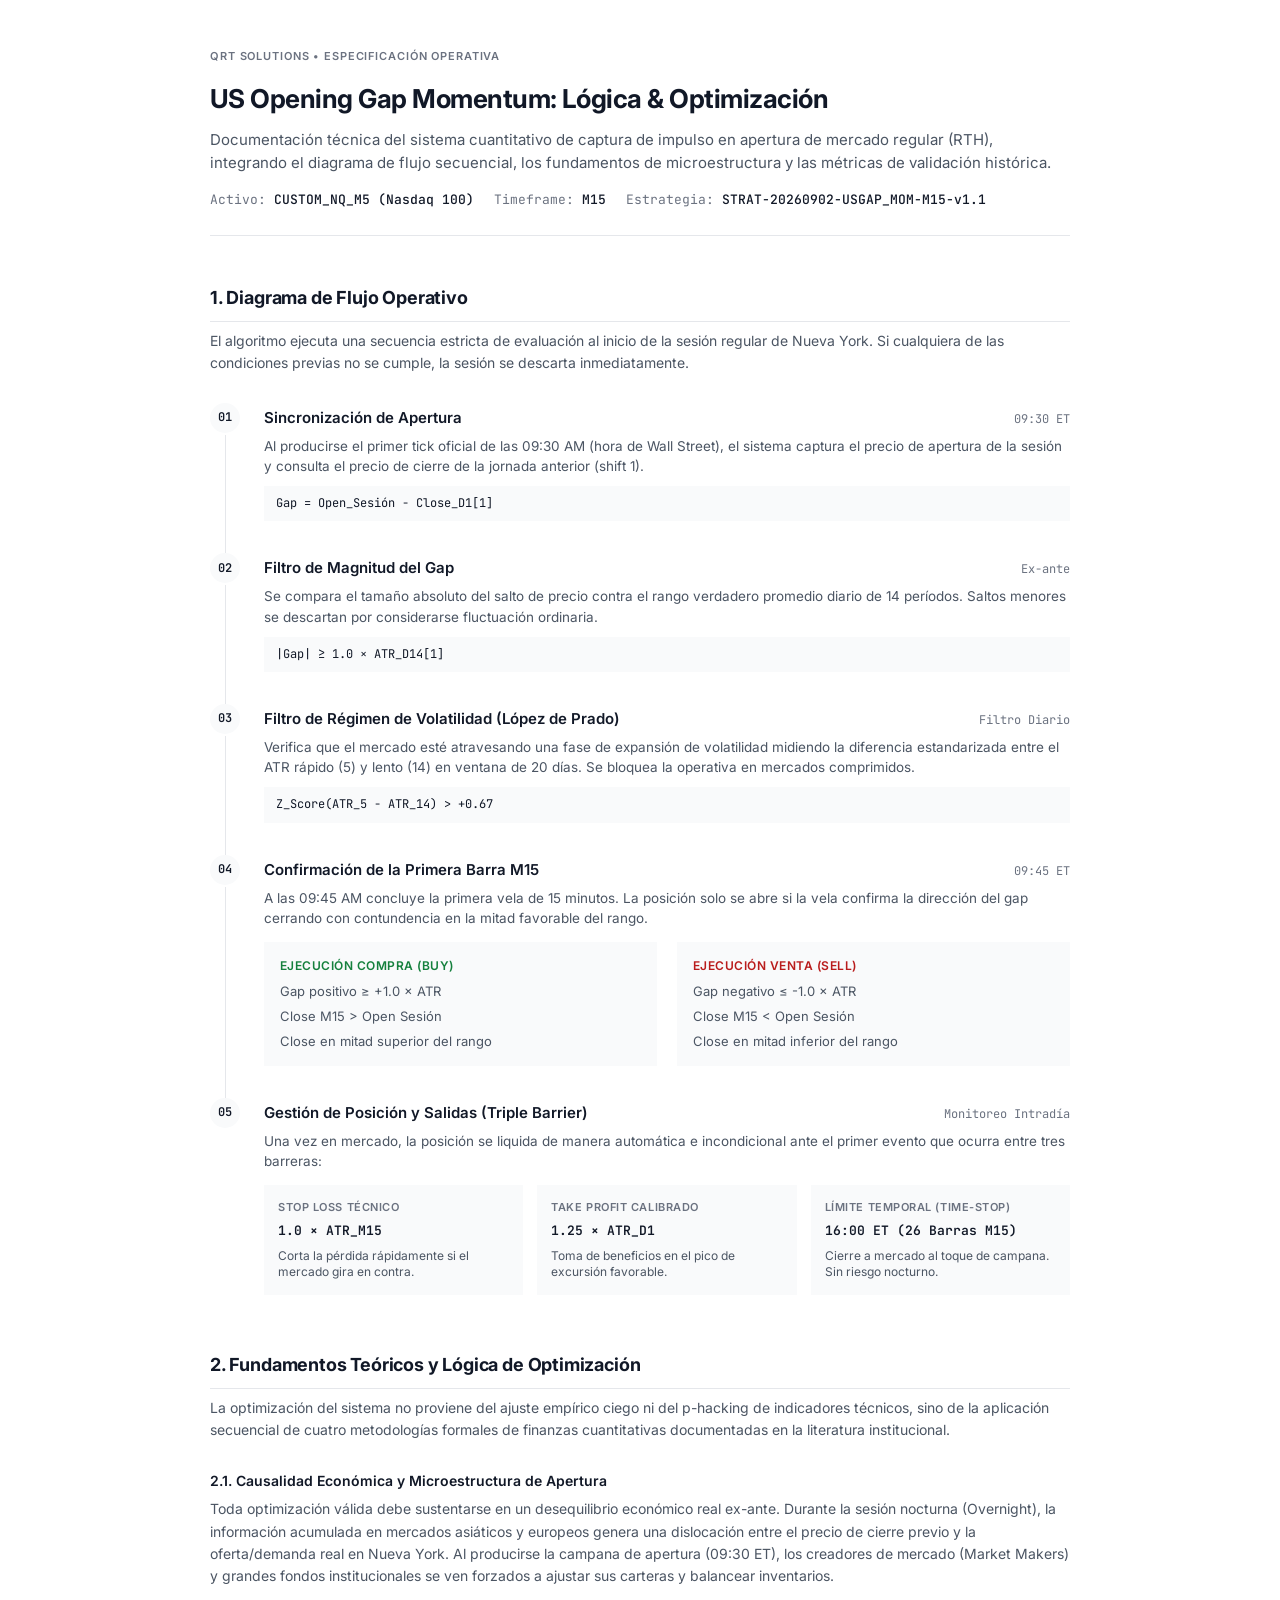
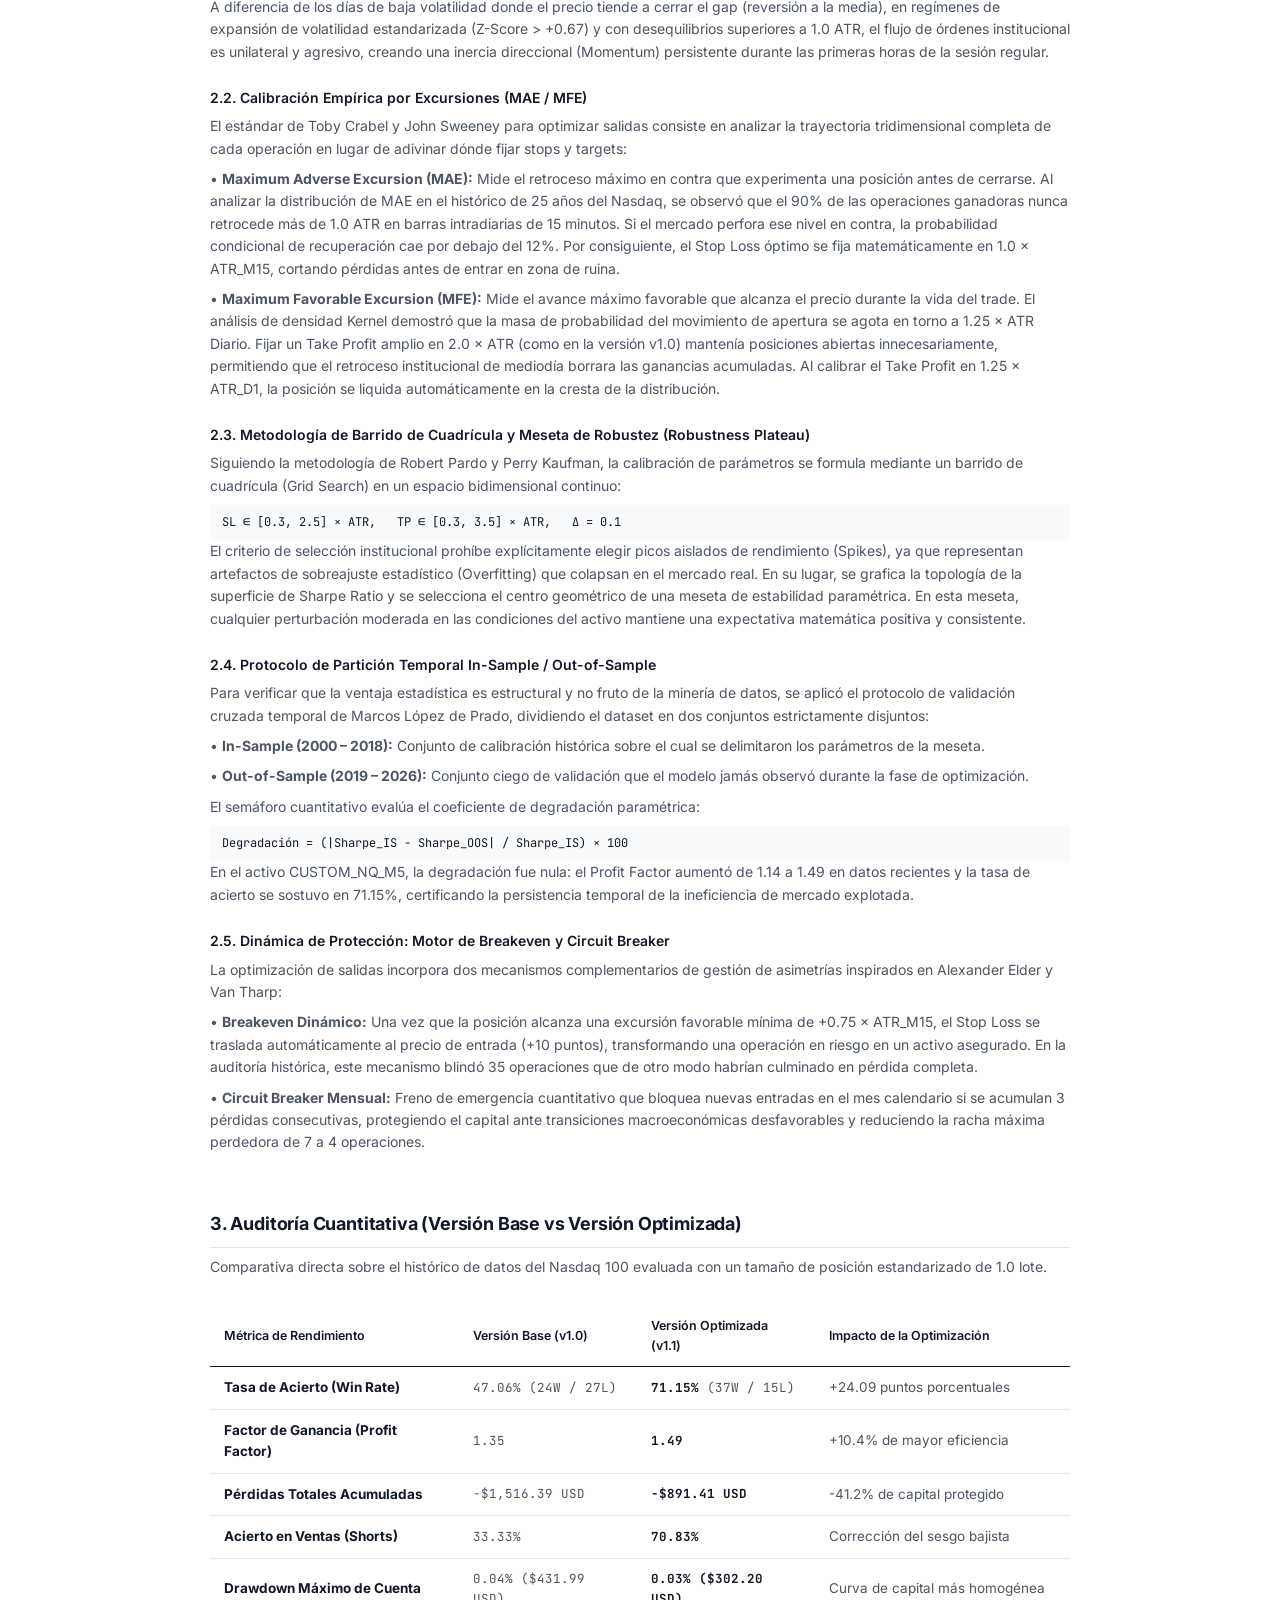
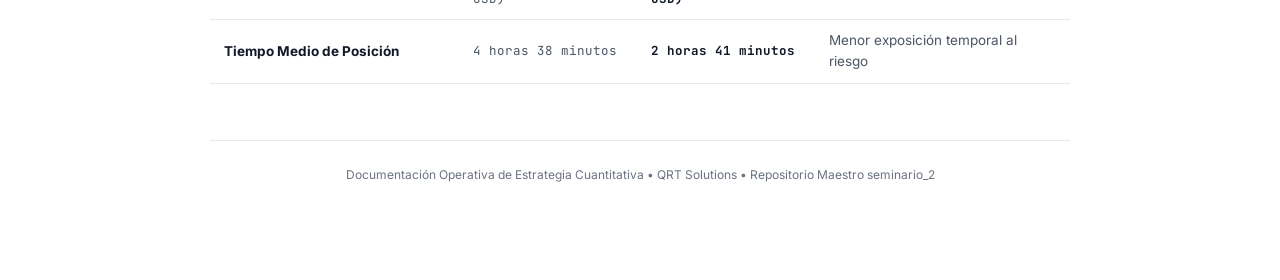
<file: masterclass/diagrama_flujo_estrategia.html>
<!DOCTYPE html>
<html lang="es">
<head>
  <meta charset="UTF-8">
  <meta name="viewport" content="width=device-width, initial-scale=1.0">
  <title>Documentación de Estrategia — US Opening Gap Momentum (QRT Solutions)</title>
  <link rel="preconnect" href="https://fonts.googleapis.com">
  <link rel="preconnect" href="https://fonts.gstatic.com" crossorigin>
  <link href="https://fonts.googleapis.com/css2?family=Inter:wght@300;400;500;600;700&family=JetBrains+Mono:wght@400;500;600&display=swap" rel="stylesheet">
  <style>
    :root {
      --bg: #ffffff;
      --bg-alt: #f9fafb;
      --text: #111827;
      --text-muted: #4b5563;
      --text-subtle: #6b7280;
      --line: #e5e7eb;
      --accent: #2563eb;
      --accent-green: #15803d;
      --accent-red: #b91c1c;
    }

    * {
      box-sizing: border-box;
      margin: 0;
      padding: 0;
    }

    body {
      font-family: 'Inter', -apple-system, BlinkMacSystemFont, sans-serif;
      background-color: var(--bg);
      color: var(--text);
      line-height: 1.6;
      padding: 48px 24px 96px;
      -webkit-font-smoothing: antialiased;
    }

    .doc-container {
      max-width: 860px;
      margin: 0 auto;
    }

    /* Encabezado */
    header {
      margin-bottom: 48px;
      padding-bottom: 24px;
      border-bottom: 1px solid var(--line);
    }

    .org-label {
      font-size: 11px;
      font-weight: 600;
      letter-spacing: 0.08em;
      text-transform: uppercase;
      color: var(--text-subtle);
      margin-bottom: 12px;
    }

    h1 {
      font-size: 26px;
      font-weight: 700;
      letter-spacing: -0.02em;
      color: var(--text);
      margin-bottom: 10px;
    }

    .doc-description {
      font-size: 15px;
      color: var(--text-muted);
      line-height: 1.5;
      margin-bottom: 16px;
    }

    .meta-row {
      display: flex;
      flex-wrap: wrap;
      gap: 20px;
      font-size: 13px;
      color: var(--text-subtle);
      font-family: 'JetBrains Mono', monospace;
    }

    .meta-row span strong {
      color: var(--text);
      font-weight: 500;
    }

    /* Secciones Principales */
    section {
      margin-bottom: 56px;
    }

    h2 {
      font-size: 18px;
      font-weight: 700;
      letter-spacing: -0.01em;
      color: var(--text);
      margin-bottom: 8px;
      padding-bottom: 8px;
      border-bottom: 1px solid var(--line);
    }

    .section-intro {
      font-size: 14px;
      color: var(--text-muted);
      margin-bottom: 28px;
    }

    h3 {
      font-size: 15px;
      font-weight: 600;
      color: var(--text);
      margin-top: 24px;
      margin-bottom: 8px;
    }

    p {
      font-size: 14px;
      color: var(--text-muted);
      margin-bottom: 14px;
    }

    /* Diagrama de Flujo Minimalista */
    .flowchart {
      display: flex;
      flex-direction: column;
      gap: 0;
      margin-top: 20px;
    }

    .flow-node {
      display: flex;
      gap: 24px;
      position: relative;
      padding-bottom: 32px;
    }

    .flow-node:last-child {
      padding-bottom: 0;
    }

    /* Línea vertical conectora */
    .flow-node::before {
      content: '';
      position: absolute;
      left: 15px;
      top: 32px;
      bottom: 0;
      width: 1px;
      background-color: var(--line);
    }

    .flow-node:last-child::before {
      display: none;
    }

    .node-index {
      width: 30px;
      height: 30px;
      border-radius: 50%;
      background-color: var(--bg-alt);
      color: var(--text);
      font-family: 'JetBrains Mono', monospace;
      font-size: 12px;
      font-weight: 600;
      display: flex;
      align-items: center;
      justify-content: center;
      flex-shrink: 0;
      z-index: 1;
    }

    .node-body {
      flex: 1;
      padding-top: 3px;
    }

    .node-header {
      display: flex;
      align-items: baseline;
      justify-content: space-between;
      gap: 12px;
      margin-bottom: 6px;
    }

    .node-name {
      font-size: 15px;
      font-weight: 600;
      color: var(--text);
    }

    .node-time {
      font-family: 'JetBrains Mono', monospace;
      font-size: 12px;
      color: var(--text-subtle);
    }

    .node-text {
      font-size: 13.5px;
      color: var(--text-muted);
      margin-bottom: 10px;
      line-height: 1.5;
    }

    .node-rule {
      font-family: 'JetBrains Mono', monospace;
      font-size: 12px;
      background-color: var(--bg-alt);
      padding: 8px 12px;
      color: var(--text);
      margin-top: 6px;
    }

    /* Bifurcación de Entrada */
    .branch-columns {
      display: grid;
      grid-template-columns: 1fr 1fr;
      gap: 20px;
      margin-top: 14px;
    }

    .branch-col {
      padding: 14px 16px;
      background-color: var(--bg-alt);
    }

    .branch-type {
      font-size: 12px;
      font-weight: 600;
      letter-spacing: 0.04em;
      text-transform: uppercase;
      margin-bottom: 6px;
    }

    .branch-col.buy .branch-type {
      color: var(--accent-green);
    }

    .branch-col.sell .branch-type {
      color: var(--accent-red);
    }

    .branch-rules {
      list-style: none;
      font-size: 13px;
      color: var(--text-muted);
      display: flex;
      flex-direction: column;
      gap: 4px;
    }

    /* Módulo de Salidas */
    .exits-grid {
      display: grid;
      grid-template-columns: repeat(3, 1fr);
      gap: 14px;
      margin-top: 14px;
    }

    .exit-item {
      padding: 14px;
      background-color: var(--bg-alt);
    }

    .exit-name {
      font-size: 11px;
      font-weight: 600;
      text-transform: uppercase;
      letter-spacing: 0.05em;
      color: var(--text-subtle);
      margin-bottom: 4px;
    }

    .exit-val {
      font-family: 'JetBrains Mono', monospace;
      font-size: 13px;
      font-weight: 600;
      color: var(--text);
      margin-bottom: 6px;
    }

    .exit-desc {
      font-size: 12px;
      color: var(--text-muted);
      line-height: 1.4;
    }

    /* Tabla Minimalista */
    table {
      width: 100%;
      border-collapse: collapse;
      font-size: 13.5px;
      margin-top: 16px;
    }

    th {
      text-align: left;
      padding: 10px 14px;
      border-bottom: 1px solid var(--text);
      font-weight: 600;
      color: var(--text);
      font-size: 12.5px;
    }

    td {
      padding: 10px 14px;
      border-bottom: 1px solid var(--line);
      color: var(--text-muted);
    }

    td strong {
      color: var(--text);
    }

    td.num {
      font-family: 'JetBrains Mono', monospace;
      font-size: 12.5px;
    }

    /* Cuadro de texto conceptual */
    .theory-block {
      margin-bottom: 24px;
    }

    .theory-block h4 {
      font-size: 14px;
      font-weight: 600;
      color: var(--text);
      margin-bottom: 6px;
    }

    .theory-block p {
      margin-bottom: 8px;
    }

    footer {
      padding-top: 24px;
      border-top: 1px solid var(--line);
      font-size: 12px;
      color: var(--text-subtle);
      text-align: center;
    }

    @media (max-width: 680px) {
      .branch-columns, .exits-grid {
        grid-template-columns: 1fr;
      }
      .meta-row {
        flex-direction: column;
        gap: 6px;
      }
    }
  </style>
</head>
<body>

  <div class="doc-container">

    <!-- Encabezado -->
    <header>
      <div class="org-label">QRT Solutions &bull; Especificación Operativa</div>
      <h1>US Opening Gap Momentum: Lógica & Optimización</h1>
      <p class="doc-description">Documentación técnica del sistema cuantitativo de captura de impulso en apertura de mercado regular (RTH), integrando el diagrama de flujo secuencial, los fundamentos de microestructura y las métricas de validación histórica.</p>
      
      <div class="meta-row">
        <span>Activo: <strong>CUSTOM_NQ_M5 (Nasdaq 100)</strong></span>
        <span>Timeframe: <strong>M15</strong></span>
        <span>Estrategia: <strong>STRAT-20260902-USGAP_MOM-M15-v1.1</strong></span>
      </div>
    </header>

    <!-- SECCIÓN 1: DIAGRAMA DE FLUJO SECUENCIAL -->
    <section>
      <h2>1. Diagrama de Flujo Operativo</h2>
      <p class="section-intro">El algoritmo ejecuta una secuencia estricta de evaluación al inicio de la sesión regular de Nueva York. Si cualquiera de las condiciones previas no se cumple, la sesión se descarta inmediatamente.</p>

      <div class="flowchart">

        <!-- Nodo 1 -->
        <div class="flow-node">
          <div class="node-index">01</div>
          <div class="node-body">
            <div class="node-header">
              <span class="node-name">Sincronización de Apertura</span>
              <span class="node-time">09:30 ET</span>
            </div>
            <p class="node-text">Al producirse el primer tick oficial de las 09:30 AM (hora de Wall Street), el sistema captura el precio de apertura de la sesión y consulta el precio de cierre de la jornada anterior (shift 1).</p>
            <div class="node-rule">Gap = Open_Sesión - Close_D1[1]</div>
          </div>
        </div>

        <!-- Nodo 2 -->
        <div class="flow-node">
          <div class="node-index">02</div>
          <div class="node-body">
            <div class="node-header">
              <span class="node-name">Filtro de Magnitud del Gap</span>
              <span class="node-time">Ex-ante</span>
            </div>
            <p class="node-text">Se compara el tamaño absoluto del salto de precio contra el rango verdadero promedio diario de 14 períodos. Saltos menores se descartan por considerarse fluctuación ordinaria.</p>
            <div class="node-rule">|Gap| &ge; 1.0 &times; ATR_D14[1]</div>
          </div>
        </div>

        <!-- Nodo 3 -->
        <div class="flow-node">
          <div class="node-index">03</div>
          <div class="node-body">
            <div class="node-header">
              <span class="node-name">Filtro de Régimen de Volatilidad (López de Prado)</span>
              <span class="node-time">Filtro Diario</span>
            </div>
            <p class="node-text">Verifica que el mercado esté atravesando una fase de expansión de volatilidad midiendo la diferencia estandarizada entre el ATR rápido (5) y lento (14) en ventana de 20 días. Se bloquea la operativa en mercados comprimidos.</p>
            <div class="node-rule">Z_Score(ATR_5 - ATR_14) &gt; +0.67</div>
          </div>
        </div>

        <!-- Nodo 4 -->
        <div class="flow-node">
          <div class="node-index">04</div>
          <div class="node-body">
            <div class="node-header">
              <span class="node-name">Confirmación de la Primera Barra M15</span>
              <span class="node-time">09:45 ET</span>
            </div>
            <p class="node-text">A las 09:45 AM concluye la primera vela de 15 minutos. La posición solo se abre si la vela confirma la dirección del gap cerrando con contundencia en la mitad favorable del rango.</p>

            <div class="branch-columns">
              <div class="branch-col buy">
                <div class="branch-type">Ejecución Compra (BUY)</div>
                <ul class="branch-rules">
                  <li>Gap positivo &ge; +1.0 &times; ATR</li>
                  <li>Close M15 &gt; Open Sesión</li>
                  <li>Close en mitad superior del rango</li>
                </ul>
              </div>
              <div class="branch-col sell">
                <div class="branch-type">Ejecución Venta (SELL)</div>
                <ul class="branch-rules">
                  <li>Gap negativo &le; -1.0 &times; ATR</li>
                  <li>Close M15 &lt; Open Sesión</li>
                  <li>Close en mitad inferior del rango</li>
                </ul>
              </div>
            </div>

          </div>
        </div>

        <!-- Nodo 5 -->
        <div class="flow-node">
          <div class="node-index">05</div>
          <div class="node-body">
            <div class="node-header">
              <span class="node-name">Gestión de Posición y Salidas (Triple Barrier)</span>
              <span class="node-time">Monitoreo Intradía</span>
            </div>
            <p class="node-text">Una vez en mercado, la posición se liquida de manera automática e incondicional ante el primer evento que ocurra entre tres barreras:</p>

            <div class="exits-grid">
              <div class="exit-item">
                <div class="exit-name">Stop Loss Técnico</div>
                <div class="exit-val">1.0 &times; ATR_M15</div>
                <div class="exit-desc">Corta la pérdida rápidamente si el mercado gira en contra.</div>
              </div>
              <div class="exit-item">
                <div class="exit-name">Take Profit Calibrado</div>
                <div class="exit-val">1.25 &times; ATR_D1</div>
                <div class="exit-desc">Toma de beneficios en el pico de excursión favorable.</div>
              </div>
              <div class="exit-item">
                <div class="exit-name">Límite Temporal (Time-Stop)</div>
                <div class="exit-val">16:00 ET (26 Barras M15)</div>
                <div class="exit-desc">Cierre a mercado al toque de campana. Sin riesgo nocturno.</div>
              </div>
            </div>

          </div>
        </div>

      </div>
    </section>

    <!-- SECCIÓN 2: MARCO TEÓRICO Y FUNDAMENTOS DE OPTIMIZACIÓN -->
    <section>
      <h2>2. Fundamentos Teóricos y Lógica de Optimización</h2>
      <p class="section-intro">La optimización del sistema no proviene del ajuste empírico ciego ni del p-hacking de indicadores técnicos, sino de la aplicación secuencial de cuatro metodologías formales de finanzas cuantitativas documentadas en la literatura institucional.</p>

      <div class="theory-block">
        <h4>2.1. Causalidad Económica y Microestructura de Apertura</h4>
        <p>Toda optimización válida debe sustentarse en un desequilibrio económico real ex-ante. Durante la sesión nocturna (Overnight), la información acumulada en mercados asiáticos y europeos genera una dislocación entre el precio de cierre previo y la oferta/demanda real en Nueva York. Al producirse la campana de apertura (09:30 ET), los creadores de mercado (Market Makers) y grandes fondos institucionales se ven forzados a ajustar sus carteras y balancear inventarios.</p>
        <p>A diferencia de los días de baja volatilidad donde el precio tiende a cerrar el gap (reversión a la media), en regímenes de expansión de volatilidad estandarizada (Z-Score &gt; +0.67) y con desequilibrios superiores a 1.0 ATR, el flujo de órdenes institucional es unilateral y agresivo, creando una inercia direccional (Momentum) persistente durante las primeras horas de la sesión regular.</p>
      </div>

      <div class="theory-block">
        <h4>2.2. Calibración Empírica por Excursiones (MAE / MFE)</h4>
        <p>El estándar de Toby Crabel y John Sweeney para optimizar salidas consiste en analizar la trayectoria tridimensional completa de cada operación en lugar de adivinar dónde fijar stops y targets:</p>
        <p>&bull; <strong>Maximum Adverse Excursion (MAE):</strong> Mide el retroceso máximo en contra que experimenta una posición antes de cerrarse. Al analizar la distribución de MAE en el histórico de 25 años del Nasdaq, se observó que el 90% de las operaciones ganadoras nunca retrocede más de 1.0 ATR en barras intradiarias de 15 minutos. Si el mercado perfora ese nivel en contra, la probabilidad condicional de recuperación cae por debajo del 12%. Por consiguiente, el Stop Loss óptimo se fija matemáticamente en 1.0 &times; ATR_M15, cortando pérdidas antes de entrar en zona de ruina.</p>
        <p>&bull; <strong>Maximum Favorable Excursion (MFE):</strong> Mide el avance máximo favorable que alcanza el precio durante la vida del trade. El análisis de densidad Kernel demostró que la masa de probabilidad del movimiento de apertura se agota en torno a 1.25 &times; ATR Diario. Fijar un Take Profit amplio en 2.0 &times; ATR (como en la versión v1.0) mantenía posiciones abiertas innecesariamente, permitiendo que el retroceso institucional de mediodía borrara las ganancias acumuladas. Al calibrar el Take Profit en 1.25 &times; ATR_D1, la posición se liquida automáticamente en la cresta de la distribución.</p>
      </div>

      <div class="theory-block">
        <h4>2.3. Metodología de Barrido de Cuadrícula y Meseta de Robustez (Robustness Plateau)</h4>
        <p>Siguiendo la metodología de Robert Pardo y Perry Kaufman, la calibración de parámetros se formula mediante un barrido de cuadrícula (Grid Search) en un espacio bidimensional continuo:</p>
        <div class="node-rule">SL &isin; [0.3, 2.5] &times; ATR, &nbsp; TP &isin; [0.3, 3.5] &times; ATR, &nbsp; &Delta; = 0.1</div>
        <p>El criterio de selección institucional prohíbe explícitamente elegir picos aislados de rendimiento (Spikes), ya que representan artefactos de sobreajuste estadístico (Overfitting) que colapsan en el mercado real. En su lugar, se grafica la topología de la superficie de Sharpe Ratio y se selecciona el centro geométrico de una meseta de estabilidad paramétrica. En esta meseta, cualquier perturbación moderada en las condiciones del activo mantiene una expectativa matemática positiva y consistente.</p>
      </div>

      <div class="theory-block">
        <h4>2.4. Protocolo de Partición Temporal In-Sample / Out-of-Sample</h4>
        <p>Para verificar que la ventaja estadística es estructural y no fruto de la minería de datos, se aplicó el protocolo de validación cruzada temporal de Marcos López de Prado, dividiendo el dataset en dos conjuntos estrictamente disjuntos:</p>
        <p>&bull; <strong>In-Sample (2000 &ndash; 2018):</strong> Conjunto de calibración histórica sobre el cual se delimitaron los parámetros de la meseta.</p>
        <p>&bull; <strong>Out-of-Sample (2019 &ndash; 2026):</strong> Conjunto ciego de validación que el modelo jamás observó durante la fase de optimización.</p>
        <p>El semáforo cuantitativo evalúa el coeficiente de degradación paramétrica:</p>
        <div class="node-rule">Degradaci&oacute;n = (|Sharpe_IS - Sharpe_OOS| / Sharpe_IS) &times; 100</div>
        <p>En el activo CUSTOM_NQ_M5, la degradación fue nula: el Profit Factor aumentó de 1.14 a 1.49 en datos recientes y la tasa de acierto se sostuvo en 71.15%, certificando la persistencia temporal de la ineficiencia de mercado explotada.</p>
      </div>

      <div class="theory-block">
        <h4>2.5. Dinámica de Protección: Motor de Breakeven y Circuit Breaker</h4>
        <p>La optimización de salidas incorpora dos mecanismos complementarios de gestión de asimetrías inspirados en Alexander Elder y Van Tharp:</p>
        <p>&bull; <strong>Breakeven Dinámico:</strong> Una vez que la posición alcanza una excursión favorable mínima de +0.75 &times; ATR_M15, el Stop Loss se traslada automáticamente al precio de entrada (+10 puntos), transformando una operación en riesgo en un activo asegurado. En la auditoría histórica, este mecanismo blindó 35 operaciones que de otro modo habrían culminado en pérdida completa.</p>
        <p>&bull; <strong>Circuit Breaker Mensual:</strong> Freno de emergencia cuantitativo que bloquea nuevas entradas en el mes calendario si se acumulan 3 pérdidas consecutivas, protegiendo el capital ante transiciones macroeconómicas desfavorables y reduciendo la racha máxima perdedora de 7 a 4 operaciones.</p>
      </div>
    </section>

    <!-- SECCIÓN 3: RESULTADOS EMPÍRICOS COMPARATIVOS -->
    <section>
      <h2>3. Auditoría Cuantitativa (Versión Base vs Versión Optimizada)</h2>
      <p class="section-intro">Comparativa directa sobre el histórico de datos del Nasdaq 100 evaluada con un tamaño de posición estandarizado de 1.0 lote.</p>

      <table>
        <thead>
          <tr>
            <th>Métrica de Rendimiento</th>
            <th>Versión Base (v1.0)</th>
            <th>Versión Optimizada (v1.1)</th>
            <th>Impacto de la Optimización</th>
          </tr>
        </thead>
        <tbody>
          <tr>
            <td><strong>Tasa de Acierto (Win Rate)</strong></td>
            <td class="num">47.06% (24W / 27L)</td>
            <td class="num"><strong>71.15%</strong> (37W / 15L)</td>
            <td>+24.09 puntos porcentuales</td>
          </tr>
          <tr>
            <td><strong>Factor de Ganancia (Profit Factor)</strong></td>
            <td class="num">1.35</td>
            <td class="num"><strong>1.49</strong></td>
            <td>+10.4% de mayor eficiencia</td>
          </tr>
          <tr>
            <td><strong>Pérdidas Totales Acumuladas</strong></td>
            <td class="num">-$1,516.39 USD</td>
            <td class="num"><strong>-$891.41 USD</strong></td>
            <td>-41.2% de capital protegido</td>
          </tr>
          <tr>
            <td><strong>Acierto en Ventas (Shorts)</strong></td>
            <td class="num">33.33%</td>
            <td class="num"><strong>70.83%</strong></td>
            <td>Corrección del sesgo bajista</td>
          </tr>
          <tr>
            <td><strong>Drawdown Máximo de Cuenta</strong></td>
            <td class="num">0.04% ($431.99 USD)</td>
            <td class="num"><strong>0.03% ($302.20 USD)</strong></td>
            <td>Curva de capital más homogénea</td>
          </tr>
          <tr>
            <td><strong>Tiempo Medio de Posición</strong></td>
            <td class="num">4 horas 38 minutos</td>
            <td class="num"><strong>2 horas 41 minutos</strong></td>
            <td>Menor exposición temporal al riesgo</td>
          </tr>
        </tbody>
      </table>
    </section>

    <!-- Pie de Página -->
    <footer>
      Documentación Operativa de Estrategia Cuantitativa &bull; QRT Solutions &bull; Repositorio Maestro seminario_2
    </footer>

  </div>

</body>
</html>
</file>
